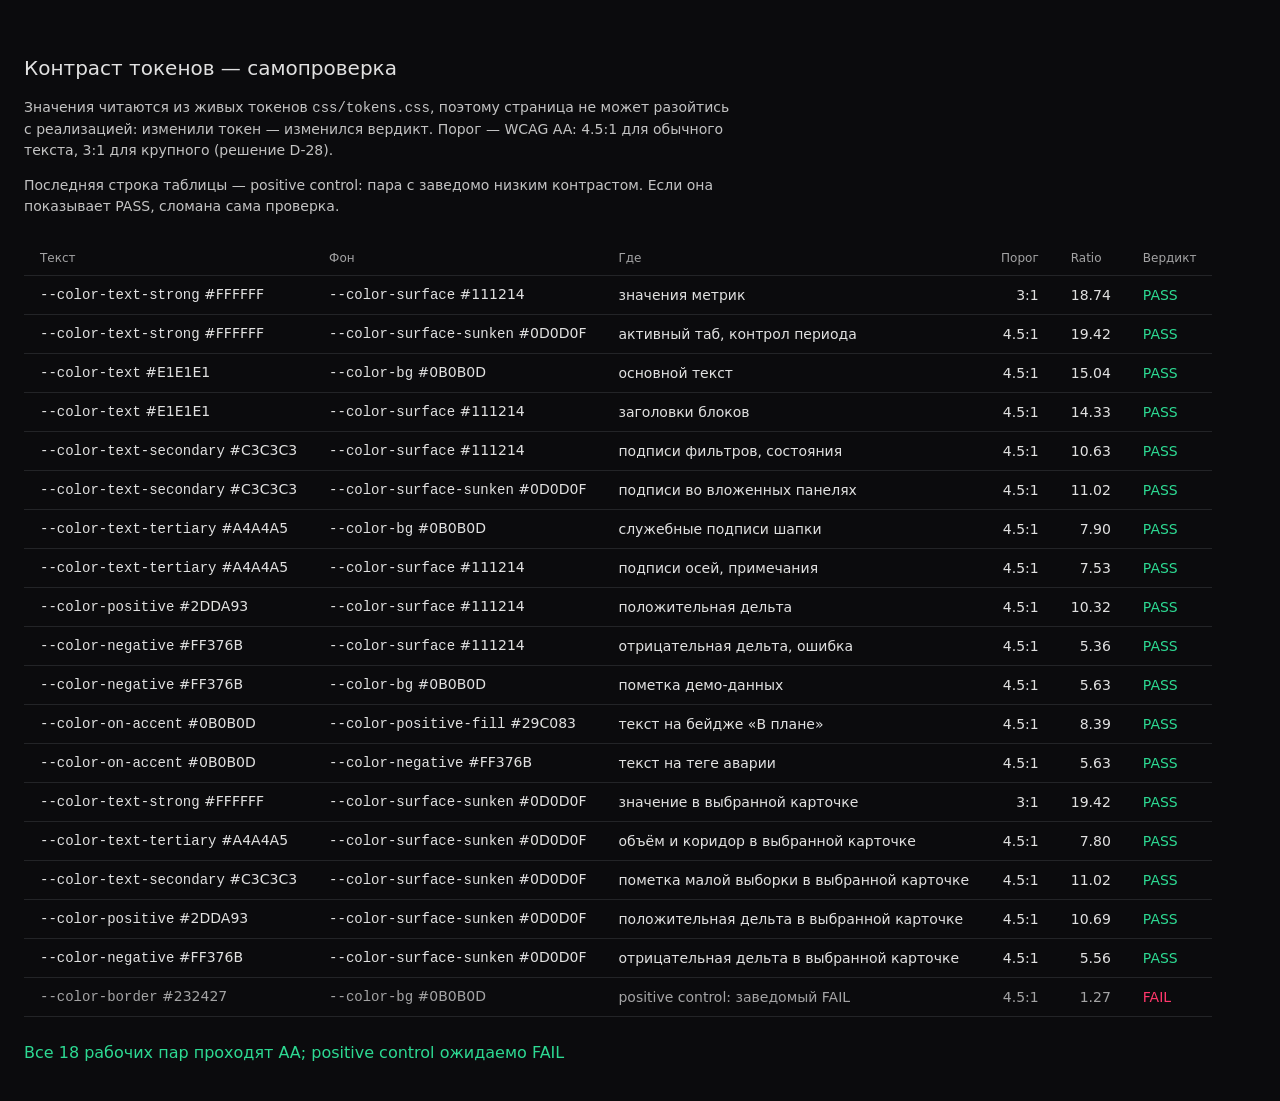
<file: site/dev/contrast.html>
<!doctype html>
<html lang="ru">
<head>
<meta charset="utf-8">
<meta name="viewport" content="width=device-width, initial-scale=1">
<title>Контраст токенов — самопроверка</title>
<link rel="stylesheet" href="../css/tokens.css">
<style>
  body {
    margin: 0;
    padding: var(--space-10) var(--space-6);
    background: var(--color-bg);
    color: var(--color-text);
    font: var(--weight-normal) var(--text-md) / var(--leading-normal) var(--font-sans);
  }
  h1 { font-size: var(--text-xl); font-weight: var(--weight-medium); }
  p { max-width: 80ch; color: var(--color-text-secondary); }
  table { border-collapse: collapse; margin-top: var(--space-6); }
  th, td { padding: var(--space-2) var(--space-4); border-bottom: 1px solid var(--color-border); text-align: left; }
  th { color: var(--color-text-tertiary); font-size: var(--text-xs); font-weight: var(--weight-normal); }
  td.num { font-variant-numeric: tabular-nums; text-align: right; }
  .pass { color: var(--color-positive); }
  .fail { color: var(--color-negative); }
  .control { color: var(--color-text-tertiary); }
  #summary { margin-top: var(--space-6); font-size: var(--text-lg); }
</style>
</head>
<body>
  <h1>Контраст токенов — самопроверка</h1>
  <p>
    Значения читаются из живых токенов <code>css/tokens.css</code>, поэтому
    страница не может разойтись с реализацией: изменили токен — изменился
    вердикт. Порог — WCAG AA: 4.5:1 для обычного текста, 3:1 для крупного
    (решение D-28).
  </p>
  <p>
    Последняя строка таблицы — positive control: пара с заведомо низким
    контрастом. Если она показывает PASS, сломана сама проверка.
  </p>

  <table>
    <thead>
      <tr><th>Текст</th><th>Фон</th><th>Где</th><th>Порог</th><th>Ratio</th><th>Вердикт</th></tr>
    </thead>
    <tbody id="rows"></tbody>
  </table>
  <p id="summary"></p>

<script type="module">
const PAIRS = [
  ['--color-text-strong', '--color-surface', 'значения метрик', 3],
  ['--color-text-strong', '--color-surface-sunken', 'активный таб, контрол периода', 4.5],
  ['--color-text', '--color-bg', 'основной текст', 4.5],
  ['--color-text', '--color-surface', 'заголовки блоков', 4.5],
  ['--color-text-secondary', '--color-surface', 'подписи фильтров, состояния', 4.5],
  ['--color-text-secondary', '--color-surface-sunken', 'подписи во вложенных панелях', 4.5],
  ['--color-text-tertiary', '--color-bg', 'служебные подписи шапки', 4.5],
  ['--color-text-tertiary', '--color-surface', 'подписи осей, примечания', 4.5],
  ['--color-positive', '--color-surface', 'положительная дельта', 4.5],
  ['--color-negative', '--color-surface', 'отрицательная дельта, ошибка', 4.5],
  ['--color-negative', '--color-bg', 'пометка демо-данных', 4.5],
  ['--color-on-accent', '--color-positive-fill', 'текст на бейдже «В плане»', 4.5],
  ['--color-on-accent', '--color-negative', 'текст на теге аварии', 4.5],
  ['--color-text-strong', '--color-surface-sunken', 'значение в выбранной карточке', 3],
  ['--color-text-tertiary', '--color-surface-sunken', 'объём и коридор в выбранной карточке', 4.5],
  ['--color-text-secondary', '--color-surface-sunken', 'пометка малой выборки в выбранной карточке', 4.5],
  ['--color-positive', '--color-surface-sunken', 'положительная дельта в выбранной карточке', 4.5],
  ['--color-negative', '--color-surface-sunken', 'отрицательная дельта в выбранной карточке', 4.5],
  ['--color-border', '--color-bg', 'positive control: заведомый FAIL', 4.5],
];

const styles = getComputedStyle(document.documentElement);

function parseColor(value) {
  const probe = document.createElement('span');
  probe.style.color = value;
  document.body.append(probe);
  const rgb = getComputedStyle(probe).color.match(/\d+/g).slice(0, 3).map(Number);
  probe.remove();
  return rgb;
}

const linear = (c) => (c / 255 <= 0.04045 ? c / 255 / 12.92 : ((c / 255 + 0.055) / 1.055) ** 2.4);
const luminance = ([r, g, b]) => 0.2126 * linear(r) + 0.7152 * linear(g) + 0.0722 * linear(b);

function ratio(fg, bg) {
  const a = luminance(parseColor(fg));
  const b = luminance(parseColor(bg));
  return (Math.max(a, b) + 0.05) / (Math.min(a, b) + 0.05);
}

const tbody = document.getElementById('rows');
let failures = 0;
let controlCaught = false;

for (const [fgToken, bgToken, where, threshold] of PAIRS) {
  const fg = styles.getPropertyValue(fgToken).trim();
  const bg = styles.getPropertyValue(bgToken).trim();
  const value = ratio(fg, bg);
  const ok = value >= threshold;
  const isControl = where.startsWith('positive control');
  if (!ok && isControl) controlCaught = true;
  if (!ok && !isControl) failures += 1;

  const row = document.createElement('tr');
  if (isControl) row.className = 'control';
  row.innerHTML =
    `<td><code>${fgToken}</code> ${fg}</td>` +
    `<td><code>${bgToken}</code> ${bg}</td>` +
    `<td>${where}</td>` +
    `<td class="num">${threshold}:1</td>` +
    `<td class="num">${value.toFixed(2)}</td>` +
    `<td class="${ok ? 'pass' : 'fail'}">${ok ? 'PASS' : 'FAIL'}</td>`;
  tbody.append(row);
}

const summary = document.getElementById('summary');
summary.textContent = !controlCaught
  ? 'СЛОМАНА ПРОВЕРКА: positive control не дал FAIL'
  : failures === 0
    ? `Все ${PAIRS.length - 1} рабочих пар проходят AA; positive control ожидаемо FAIL`
    : `Пар ниже порога: ${failures}`;
summary.className = controlCaught && failures === 0 ? 'pass' : 'fail';
</script>
</body>
</html>
</file>
<file: site/css/tokens.css>
/*
  Токены дашборда. Единственный файл, где цвет задаётся литералом:
  остальные стили обязаны обращаться через var().

  Палитра — docs/design-spec.md §5, шкала отступов — V-02, гарнитура — D-30,
  контраст — D-28 (проверяется страницей site/dev/contrast.html).
*/

:root {
  /* Поверхности */
  --color-bg: #0B0B0D;
  --color-surface: #111214;
  --color-surface-sunken: #0D0D0F;
  --color-border: #232427;
  --color-border-strong: #34353A;

  /* Текст */
  --color-text-strong: #FFFFFF;
  --color-text: #E1E1E1;
  --color-text-secondary: #C3C3C3;
  --color-text-tertiary: #A4A4A5;

  /* Акценты */
  --color-positive: #2DDA93;
  --color-positive-fill: #29C083;
  --color-negative: #FF376B;
  --color-neutral: #A4A4A5;

  /* Текст на акцентной заливке: белое на #FF376B даёт 3.49:1 и AA не проходит */
  --color-on-accent: #0B0B0D;

  /* Расходящаяся шкала heatmap с промежуточным янтарным тоном (D-27) */
  --color-scale-good: #164C37;
  --color-scale-mid: #4A3A12;
  --color-scale-bad: #2F0A19;

  /* Шкала отступов: только кратное 4 (V-02) */
  --space-1: 4px;
  --space-2: 8px;
  --space-3: 12px;
  --space-4: 16px;
  --space-5: 20px;
  --space-6: 24px;
  --space-8: 32px;
  --space-10: 40px;

  /* Один зазор между равноправными элементами — карточками и колонками (V-02) */
  --gap-card: var(--space-4);

  /* Сетка. Рейл одной ширины во всех строках (V-01) */
  --content-max: 1400px;
  --content-min: 1200px;
  --rail-width: 344px;

  /* Типографика. Системный стек, без веб-шрифта (D-30) */
  --font-sans: system-ui, -apple-system, "Segoe UI", Roboto, "Helvetica Neue", Arial, sans-serif;

  --text-xs: 12px;
  --text-chart: 10px;
  --text-sm: 13px;
  --text-md: 14px;
  --text-lg: 16px;
  --text-xl: 20px;
  --text-metric-xs: 32px;
  --text-metric-sm: 48px;
  --text-metric-lg: 96px;

  --leading-tight: 1.2;
  --leading-normal: 1.5;

  --weight-light: 300;
  --weight-normal: 400;
  --weight-medium: 500;

  /* Радиусы */
  --radius-card: 20px;
  --radius-control: 10px;
  --radius-pill: 999px;

  /* График VOC — замеры Figma node 3204:2865 */
  --chart-card-height: 326px;
  --chart-plot-height: 222px;
  --chart-tooltip-max: 220px;
  --antidriver-card-height: 309px;
  --insights-card-height: 649px;
  --antidriver-sparkline-width: 120px;
  --heatmap-row-title-width: 132px;
  --heatmap-cell-width: 80px;
  --verbatim-card-height: 141px;
  --verbatim-table-height: 405px;

  /* Прочее */
  --focus-ring: 2px;
  --divider-width: 1px;
}
</file>
